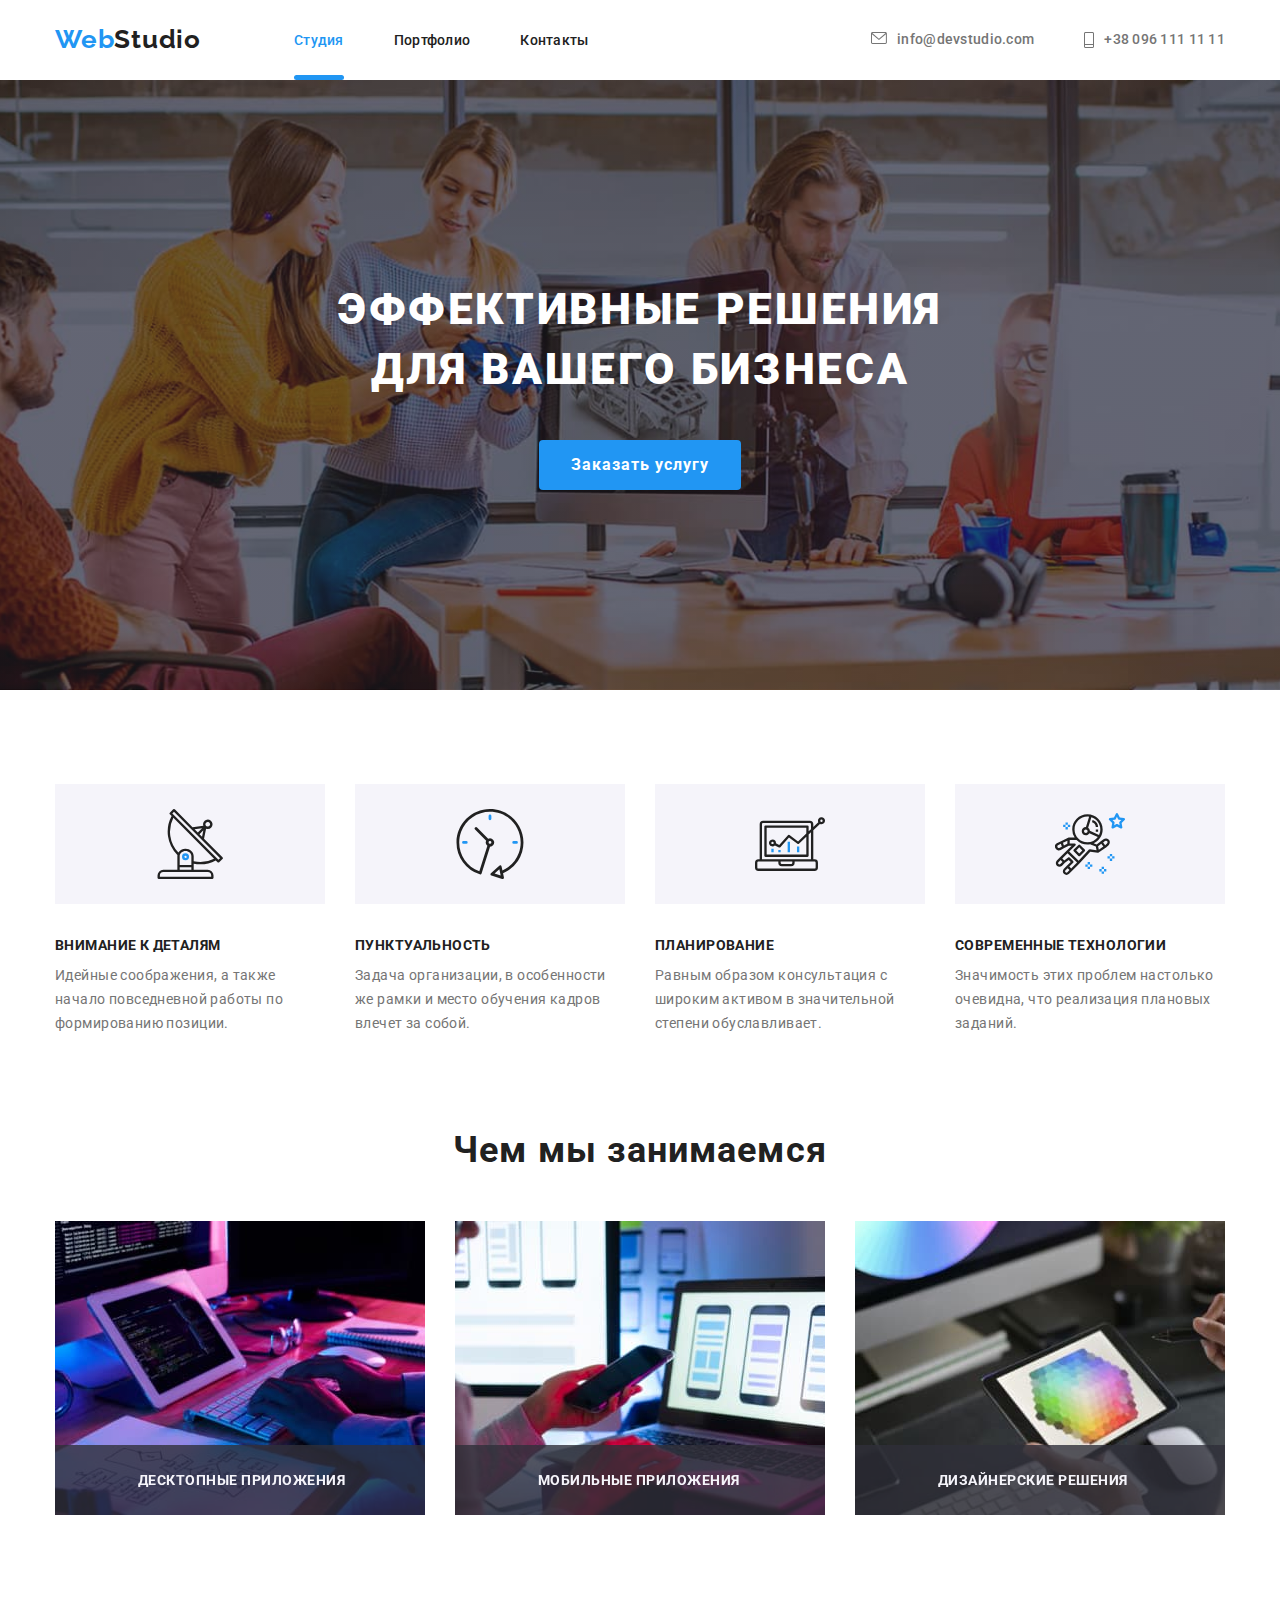
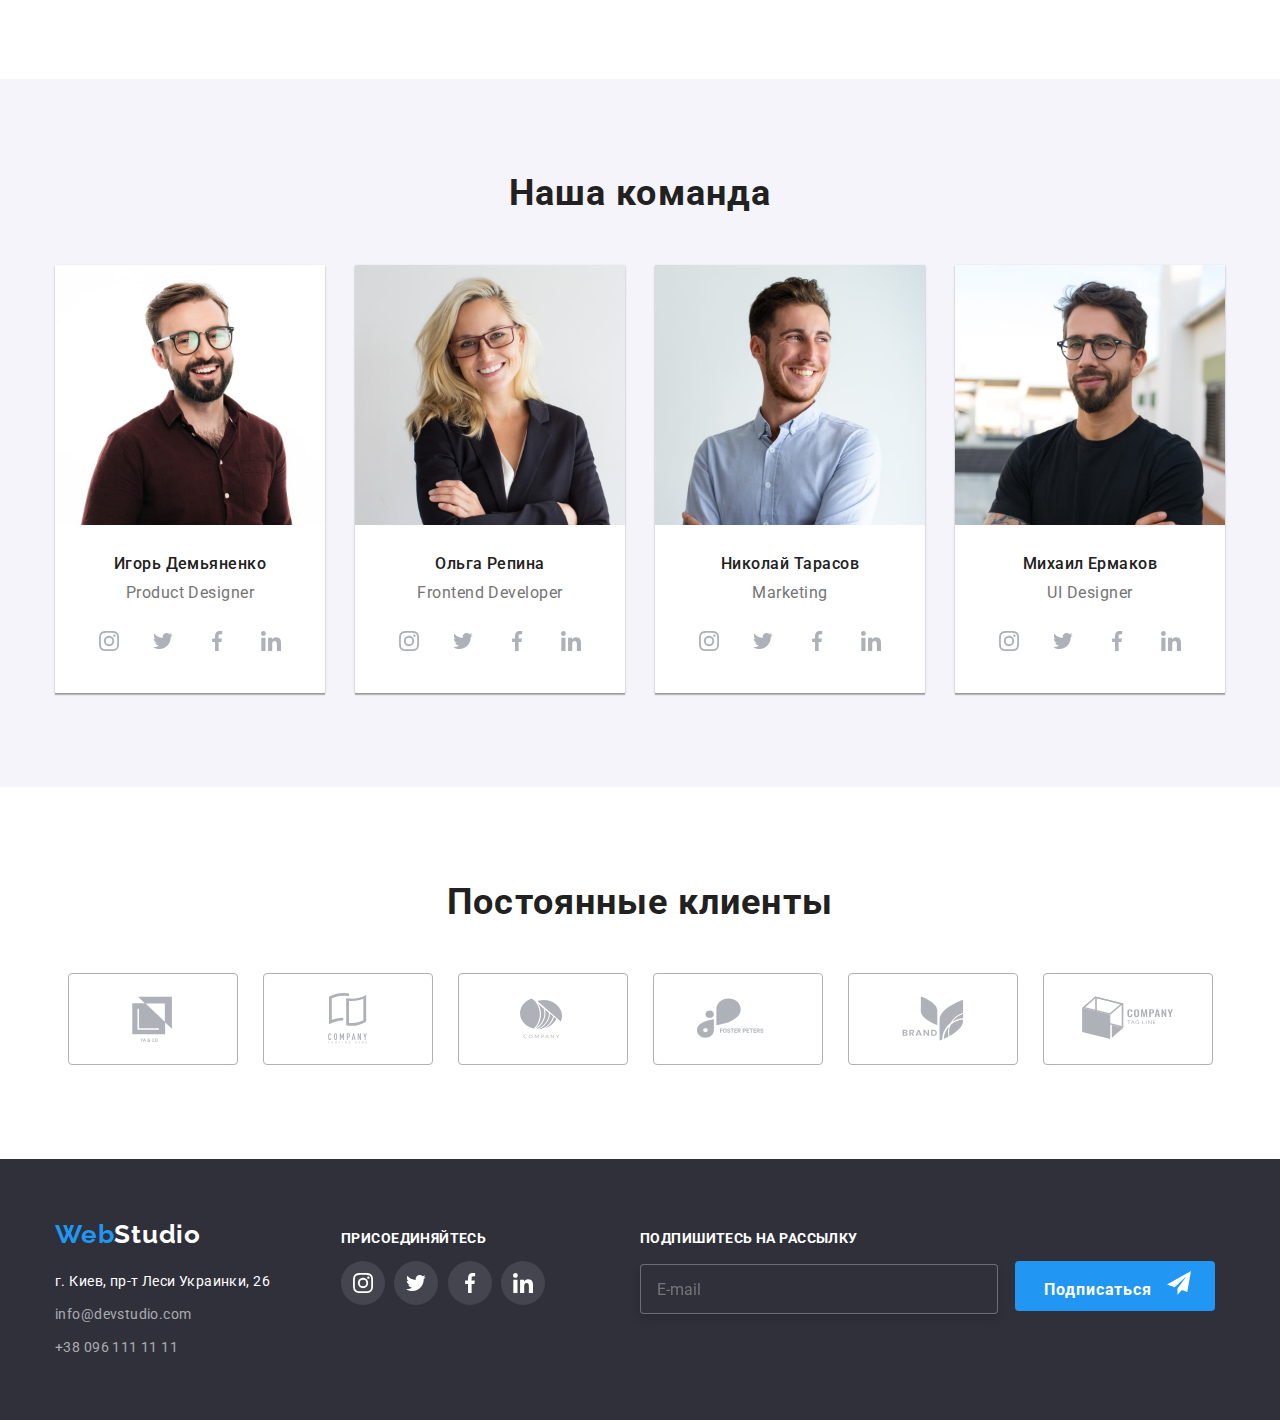
<file: index.html>
<!DOCTYPE html>
<html lang="ru">
<head>
  <meta charset="UTF-8">
  <meta http-equiv="X-UA-Compatible" content="IE=edge">
  <meta name="viewport" content="width=device-width, initial-scale=1.0">
  <link rel="stylesheet" href="https://fonts.googleapis.com/css2?family=Raleway:wght@700&family=Roboto:wght@400;500;700;900&display=swap"> 
  <link rel="stylesheet" href="https://cdnjs.cloudflare.com/ajax/libs/modern-normalize/1.1.0/modern-normalize.min.css">
  <link  rel="stylesheet" href="./css/style.css">
  <title>Document</title>
</head>
 
  <body >
   <header class="header-nav container" >
    
     <nav class="main-nav">
      <!-- <div class="container"> -->
   
      <a href="/" class="link-studio"> <span class="logoone">Web</span><span class="logoand">Studio</span></a>
    
      <ul class="stpoco">
        <li><a href="./index.html"class="link boxin current">Студия</a></li>
        <li><a href="./portfolio.html" class="link boxin  " >Портфолио</a></li>
        <li><a href="" class="link">Контакты</a></li>
      </ul>
    </nav>
      <ul class="contact">
        <li class="linka "><a href="mailto:info@devstudio.com " class="link tel-a-link" >
          
          
            <svg class="tel-svg">

              <use href="images/symbol-defs.svg#icon-mail"></use>

            </svg>

          
          
          info@devstudio.com</a></li>
        <li class="linka"><a href="tel:+380961111111" class="link" >
          
          
            <svg class="phone-svg">
          
              <use href="images/symbol-defs.svg#icon-phone"></use>
          
            </svg>
          
          
          
          
          
          +38 096 111 11 11</a></li>
      </ul>
    <!-- </div> -->
  
    
   
  </header>


<!--Шапка-->


<section class="solutions"  >
  
  
 <h1 class="solution-business">
  Эффективные решения для вашего бизнеса
</h1>
<button data-modal-open type="button" class="ordservis">Заказать услугу</button>





<div class="backdrop is-hidden" data-modal>
<div class="modal">






  <form class="formfild" >

    <div class="form-grup">
    <p class="modform">Оставьте свои данные, мы вам перезвоним</p>
    </div>

<div class="form-grup">

<label class="text-label" for="name">Имя</label>

<div class="mail-div">

<input  type="text" class="testone" name="name" id="name" placeholder=" " >


<svg class="fon">
  <use href="./images/symbolblmn.svg#icon-blackmannew"></use>
</svg>
</div>



</div>

<div class="form-grup">
<label for="tel">Телефон</label>
<div class="mail-div">
<input type="tel" class="testone" name="tel" id="tel" placeholder=" ">

<svg class="fon">
  <use href="./images/symbol-newt.svg#icon-telefon"></use>
</svg>
</div>
</div>


<div class="form-grup">
<label for="name">Почта</label>
<div class="mail-div">
<input type="email" class="testone" name="mail" id="mail" placeholder=" ">

<svg class="fon">
  <use href="./images/symbol-newt.svg#icon-mail"></use>
</svg>
</div>
</div>

<div class="form-grup">
<label for="comment">Комментарий</label> 


<textarea name="comment" id="comment" cols="50" rows="7" 
placeholder="Введите текст"
></textarea>
</div>


<label class="gemor">
<input class="kvadrat" type="checkbox">
<span class="chekblue"></span>
<span class="sogltex">Соглашаюсь с рассылкой и принимаю <a href=""class="yslovi">Условия договора</a></span>

</label>









<button type="submit" class="but-send">Отправить</button>


  </form>



<button data-modal-close class="closebat">
  <svg class="closesvg">
    <use href="./images/symbol-closes.svg#icon-vector"></use>
  </svg>
</button>


</div>
</div>
</section>



   
  
     <!--Не должен отображатся заголовок Особенностиh2> -->
     <section class="box-section">
    
     <div class="container">
     <ul class="vlastivosti">
     <li class="groop-pec">
      
         <svg class="icomfive">
            <use href="./images/symbol-defs.svg#icon-tvfours"> </use>
         </svg>
       
      <h3 class="good-job">Внимание к деталям</h3>
      <p class="exersise">Идейные соображения, а также начало повседневной работы по формированию позиции.</p>
    </li>
    <li class="groop-pec">

          <svg class="icomfive">
              <use href="./images/symbol-defs.svg#icon-clockfours"> </use>
          </svg>

      <h3 class="good-job">Пунктуальность</h3>
      <p class="exersise">Задача организации, в особенности же рамки и место обучения кадров влечет за собой.</p>
    </li>
    <li class="groop-pec">

          <svg class="icomfive">
            <use href="./images/symbol-defs.svg#icon-diagramfours"> </use>
          </svg>


      <h3 class="good-job">Планирование</h3>
      <p class="exersise">Равным образом консультация с широким активом в значительной степени обуславливает.</p>
    </li>
    <li class="groop-pec">

       
        <svg class="icomfive">
          <use href="./images/symbol-defs.svg#icon-astronautfours"> </use>
        </svg>


      <h3 class="good-job">Современные технологии</h3>
      <p class="exersise">Значимость этих проблем настолько очевидна, что реализация плановых заданий.</p>
    </li>
    </ul>
   </div> 
   </section>

<!--Секция Чем мы занимаемся-->

<section class="doing">
    <div class="container">
  <h2 class="what-we-are-doing">Чем мы занимаемся</h2>
    <ul class="doing-foto">
      <div class="threefoto">
       <li><img src="./images/whatwearedoing/print.jpg" alt="print" width="370"></li>
      
      
      
       <div class="adigeja">
          <p class="chaildplas">Десктопные приложения</p>
      </div>



       </div>
      <div class="threefoto">
        <li><img src="./images/whatwearedoing/call.jpg" alt="call" width="370"></li>
          <div class="adigeja">
            <p class="chaildplas">Мобильные приложения</p>
          </div>
      </div>
      <div class="threefoto">
        <li><img src="./images/whatwearedoing/staring.jpg" alt="staring" width="370"></li>
        <div class="adigeja">
          <p class="chaildplas">Дизайнерские решения</p>
        </div>
      </div>
    </ul>
    </div>
  </section>


<!--Наша команда-->


<section class="our-team">
<div class="container">
<h2 class="what-we-are-doing" >Наша команда</h2>
  <ul class="together-team">
    
      <li class="portfol">
        <div class="foto-ouer-team">
          <img src="./images/ourteam/glassesman.jpg" class="foto-port" alt="glasse sman" width="270"/>
        </div>
        <div class="divtext">
          <h3 class="name">Игорь Демьяненко</h3>
          <p class="prof">Product Designer</p>

        



          <ul class="icomcparens">
              <li class="icomclas">
                <a href="" class="icoma">
                  <svg class="icomhover">
                    <use href="./images/symbol-defs.svg#icon-instagfirst" class="instag"></use>
                  </svg>
                  </a>
              </li>




              <li class="icomclas">
                <a href="" class="icoma">
                <svg class="icomhover">
                  <use href="./images/symbol-defs.svg#icon-sova"></use>
                </svg>
                </a>
              </li>




                <li class="icomclas">
                  <a href="" class="icoma">
                  <svg class="icomhover">
                    <use href="./images/symbol-defs.svg#icon-facebook"></use>
                  </svg>
                  </a>
                </li>




                <li class="icomclas">
                  <a href="" class="icoma">
                  <svg class="icomhover">
                    <use href="./images/symbol-defs.svg#icon-linkedin"></use>
                  </svg>
                  </a>
                </li>


         </ul>
        </div>

      </li>
   
   
      <li class="portfol">
       <div class="foto-ouer-team">
        <img src="./images/ourteam/glassesgirl.jpg" class="foto-port"  alt="glasses girl" width="270"/>
      </div>
      <div class="divtext">
        <h3 class="name">Ольга Репина</h3>
        <p class="prof">Frontend Developer</p>




    <ul class="icomcparens">
      <li class="icomclas">
        <a href="" class="icoma">
          <svg class="icomhover">
            <use href="./images/symbol-defs.svg#icon-instagfirst" class="instag"></use>
          </svg>
        </a>
      </li>
    
    
    
    
      <li class="icomclas">
        <a href="" class="icoma">
          <svg class="icomhover">
            <use href="./images/symbol-defs.svg#icon-sova"></use>
          </svg>
        </a>
      </li>
    
    
    
    
      <li class="icomclas">
        <a href="" class="icoma">
          <svg class="icomhover">
            <use href="./images/symbol-defs.svg#icon-facebook"></use>
          </svg>
        </a>
      </li>
    
    
    
    
      <li class="icomclas">
        <a href="" class="icoma">
          <svg class="icomhover">
            <use href="./images/symbol-defs.svg#icon-linkedin"></use>
          </svg>
        </a>
      </li>
    
    
    </ul>





    </div>
      </li>
  
  
      <li class="portfol">
        <div class="foto-ouer-team">
          <img src="./images/ourteam/whiteshirt.jpg" class="foto-port"  alt="white shirt" width="270"/>
        </div>
        <div class="divtext">
          <h3 class="name">Николай Тарасов</h3>
          <p class="prof">Marketing</p>
          <ul class="icomcparens">
            <li class="icomclas">
              <a href="" class="icoma">
                <svg class="icomhover">
                  <use href="./images/symbol-defs.svg#icon-instagfirst" class="instag"></use>
                </svg>
              </a>
            </li>
          
          
          
          
            <li class="icomclas">
              <a href="" class="icoma">
                <svg class="icomhover">
                  <use href="./images/symbol-defs.svg#icon-sova"></use>
                </svg>
              </a>
            </li>
          
          
          
          
            <li class="icomclas">
              <a href="" class="icoma">
                <svg class="icomhover">
                  <use href="./images/symbol-defs.svg#icon-facebook"></use>
                </svg>
              </a>
            </li>
          
          
          
          
            <li class="icomclas">
              <a href="" class="icoma">
                <svg class="icomhover">
                  <use href="./images/symbol-defs.svg#icon-linkedin"></use>
                </svg>
              </a>
            </li>
          
          
          </ul>
        </div>
      </li>
  
   
      <li class="portfol">
         <div class="foto-ouer-team">
           <img src="./images/ourteam/blackt-shirt.jpg" class="foto-port"  alt="black t-shirt" width="270"/>
         </div>
         <div class="divtext">
           <h3 class="name">Михаил Ермаков</h3>
           <p class="prof">UI Designer</p>
          <ul class="icomcparens">
            <li class="icomclas">
              <a class="icoma">
                <svg class="icomhover">
                  <use href="./images/symbol-defs.svg#icon-instagfirst" class="instag"></use>
                </svg>
              </a>
            </li>
          
          
          
          
            <li class="icomclas">
              <a href="" class="icoma">
                <svg class="icomhover">
                  <use href="./images/symbol-defs.svg#icon-sova"></use>
                </svg>
              </a>
            </li>
          
          
          
          
            <li class="icomclas">
              <a href="" class="icoma">
                <svg class="icomhover">
                  <use href="./images/symbol-defs.svg#icon-facebook"></use>
                </svg>
              </a>
            </li>
          
          
          
          
            <li class="icomclas">
              <a href="" class="icoma">
                <svg class="icomhover">
                  <use href="./images/symbol-defs.svg#icon-linkedin"></use>
                </svg>
              </a>
            </li>
          
          
          </ul>
          </div>
      </li>
  
  </ul>
</div>
</section>


<!-----------Постоянные клиенты--------------------->



<section class="section-klient ">
  <div class="container">
  <div>
    <span class="klienti">Постоянные клиенты</span>
 </div>


<ul class="incomklient-ul">
  <li class="inkomklien-li">
    <a href="" class="inckli-a">
      <svg class="incom-svg">
        <use href="./images/symbol-defs.svg#icon-logoone" class="inconkl-use"></use>
      </svg>
    </a>
  </li>




  <li class="inkomklien-li">
    <a href="" class="inckli-a">
      <svg class="incom-svg">
        <use href="./images/symbol-defs.svg#icon-logotwo" class="inconkl-use"></use>
      </svg>
    </a>
  </li>



  
    <li class="inkomklien-li">
      <a href="" class="inckli-a">
        <svg class="incom-svg">
          <use href="./images/symbol-defs.svg#icon-logothree" class="inconkl-use"></use>
        </svg>
      </a>
    </li>




    
      <li class="inkomklien-li">
        <a href="" class="inckli-a">
          <svg class="incom-svg">
            <use href="./images/symbol-defs.svg#icon-logofourth" class="inconkl-use"></use>
          </svg>
        </a>
      </li>



      
        <li class="inkomklien-li">
          <a href="" class="inckli-a">
            <svg class="incom-svg">
              <use href="./images/symbol-defs.svg#icon-logofefth" class="inconkl-use"></use>
            </svg>
          </a>
        </li>



        
          <li class="inkomklien-li">
            <a href="" class="inckli-a">
              <svg class="incom-svg">
                <use href="./images/symbol-defs.svg#icon-logosix" class="inconkl-last"></use>
              </svg>
            </a>
          </li>

</ul>









</div>
</section>


  <!--Подвал-->


      
        
        <footer class="fut-box">  
        <div class="container fut-container">
        <div>

        <a href="/" class="foot-link"> <span class="foot-logo">Web</span><span class="foot-logoand">Studio</span></a>
        <address class="foot-address"> г. Киев, пр-т Леси Украинки, 26 </address>
        <ul class="foot-mail-tel">
        <li class="foot-mail">
        <a href="mailto:info@devstudio.com" class="foot-mail-com">info@devstudio.com</a>
        </li>
        <li>
        <a href="tel:+380961111111" class="foot-tel-com">+38 096 111 11 11</a>
        </li>
       </ul>

        </div>

       

     <!----------------Новый блок----------------->
        
         <div class="blok-connect">

         <span class="connekt"> присоединяйтесь </span>

       
         <ul class="icon-fut-ul">
             <li class="icon-fut-li">
             <a href="" class="icon-fut-a">
               <svg class="icon-fut">
                  <use href="images/symbol-defs.svg#icon-instagfirst"> </use>
                </svg>
             </a>
             </li>


              <li class="icon-fut-li">
                <a href="" class="icon-fut-a">
                  <svg class="icon-fut">
                    <use href="images/symbol-defs.svg#icon-sova"> </use>
                  </svg>
                </a>
              </li>


              <li class="icon-fut-li">
                <a href="" class="icon-fut-a">
                  <svg class="icon-fut">
                    <use href="images/symbol-defs.svg#icon-facebook"> </use>
                  </svg>
                </a>
              </li>


              <li class="icon-fut-li">
                <a href="" class="icon-fut-a">
                  <svg class="icon-fut">
                    <use href="images/symbol-defs.svg#icon-linkedin"> </use>
                  </svg>
                </a>
              </li>

             </ul>
        </div>
        
      


        <div class="blok-futcon">

       <span class="connekt">Подпишитесь на рассылку</span>
       <div>
      
        <input type="email" class="futimp" name="mail" id="mail" placeholder="E-mail">

         
        <button type="submit" class="but-futsend">Подписаться
          <svg class="svg-flight">
          
            <use href="./images/symbol-desam.svg#icon-samolet"></use>
          
          </svg>
        </button>
      


       </div>









        </div>



        </div>
        </footer>
  <script src="./js/modal.js"></script>
  </body>
      </body>
  </html>
</file>
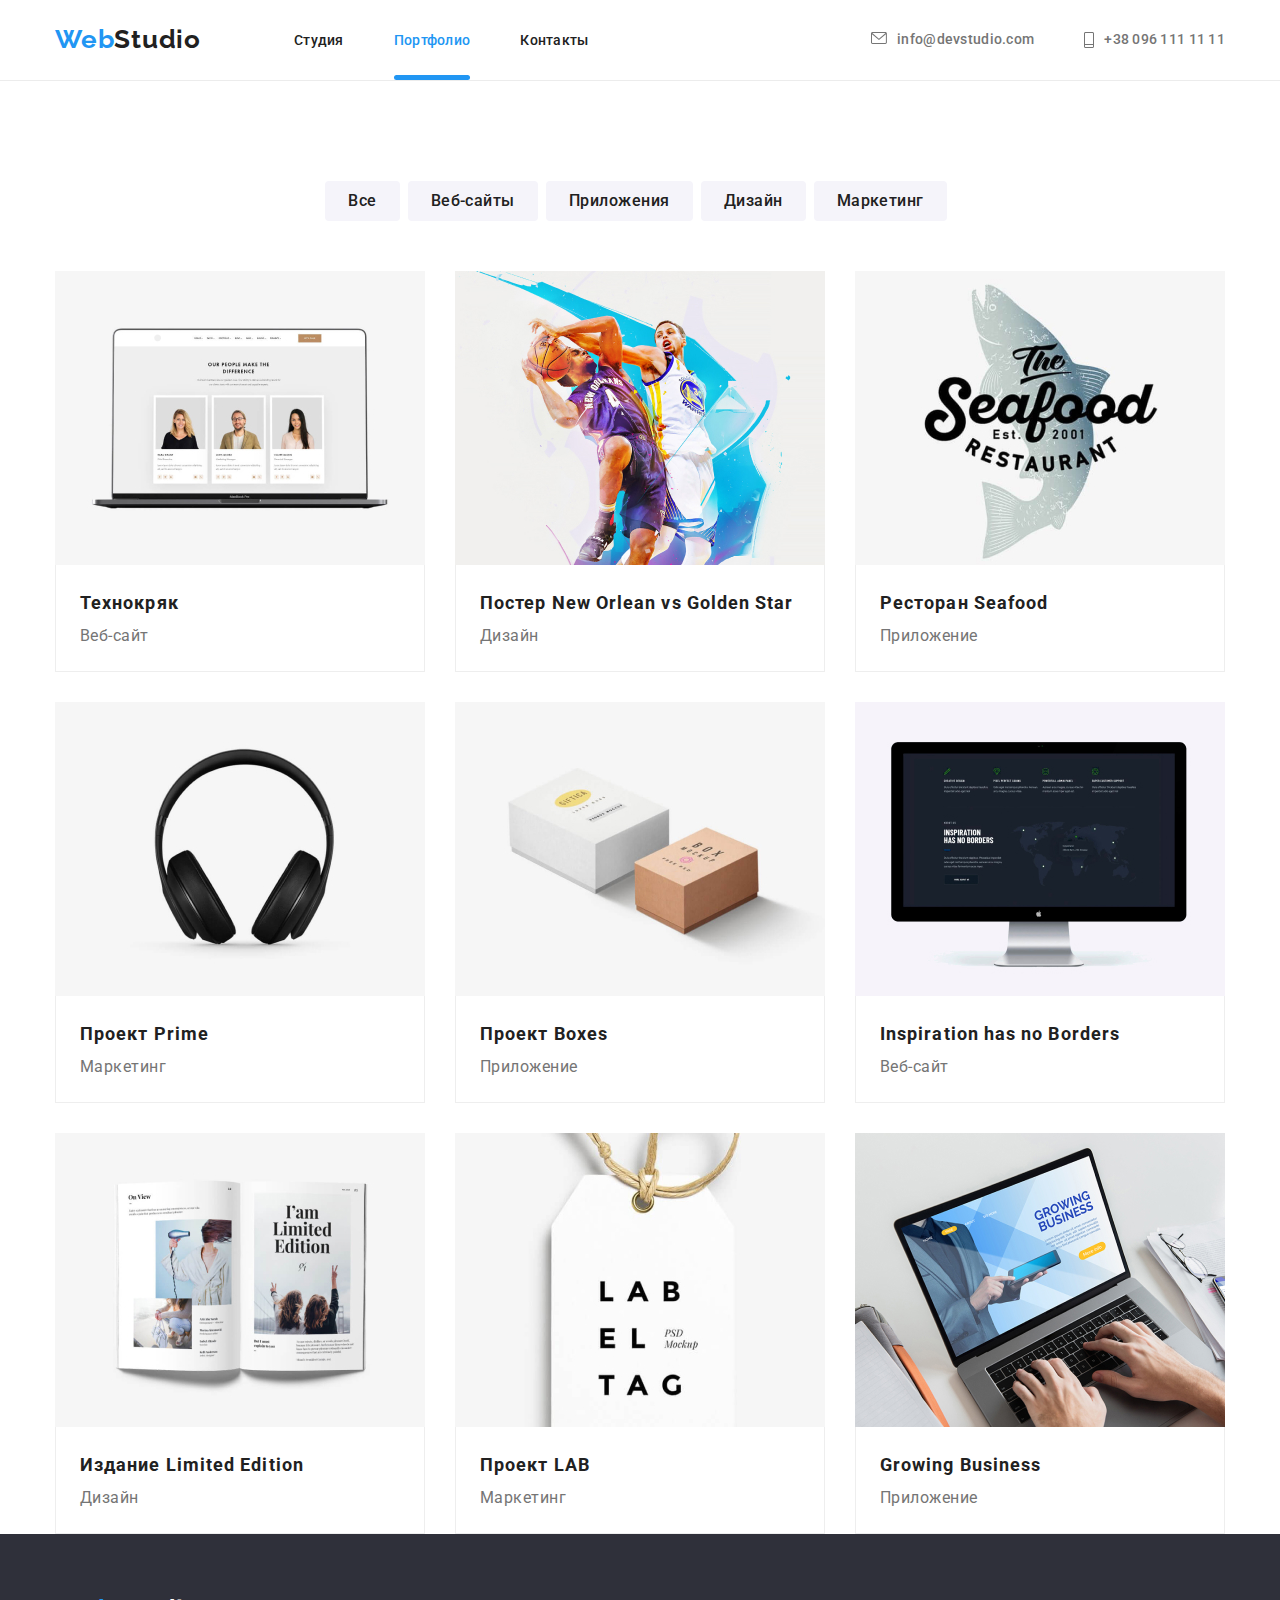
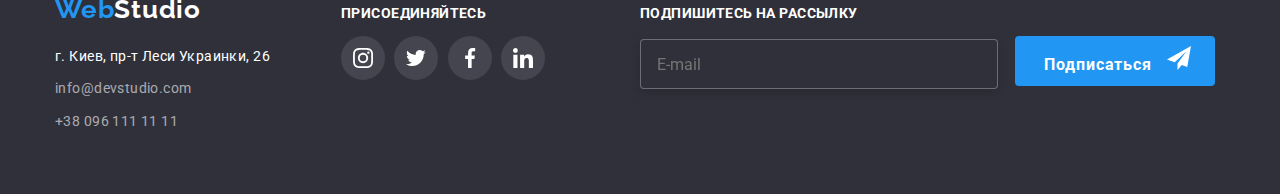
<file: portfolio.html>
<!DOCTYPE html>
<html lang="ru">
<head>
    <meta charset="UTF-8">
    <meta http-equiv="X-UA-Compatible" content="IE=edge">
    <meta name="viewport" content="width=device-width, initial-scale=1.0">
    <link rel="stylesheet" href="https://fonts.googleapis.com/css2?family=Raleway:wght@700&family=Roboto:wght@400;500;700;900&display=swap">
    <link rel="stylesheet" href="https://cdnjs.cloudflare.com/ajax/libs/modern-normalize/1.1.0/modern-normalize.min.css">
    <link rel="stylesheet" href="./css/style.css">
    <title>Document</title>
</head>
<body>

    <!------------------------------Шапка---------------------->

    <header class="header-nav container">
    
      <nav class="main-nav">
        <!-- <div class="container"> -->
    
        <a href="/" class="link-studio"> <span class="logoone">Web</span><span class="logoand">Studio</span></a>
    
        <ul class="stpoco">
          <li><a href="./index.html" class="link boxin ">Студия</a></li>
          <li><a href="./portfolio.html" class="link boxin current ">Портфолио</a></li>
          <li><a href="" class="link">Контакты</a></li>
        </ul>
      </nav>
      <ul class="contact">
        <li class="linka "><a href="mailto:info@devstudio.com " class="link tel-a-link">
    
    
            <svg class="tel-svg">
    
              <use href="images/symbol-defs.svg#icon-mail"></use>
    
            </svg>
    
    
    
            info@devstudio.com</a></li>
        <li class="linka"><a href="tel:+380961111111" class="link">
    
    
            <svg class="phone-svg">
    
              <use href="images/symbol-defs.svg#icon-phone"></use>
    
            </svg>
    
    
    
    
    
            +38 096 111 11 11</a></li>
      </ul>
      <!-- </div> -->
    
    
    
    </header>

      <!---------------Основная секция с фото-------------------->

      <!-- <main> -->
        <section class="section-but">
      <!-- <section class="our-work"> -->
        <!-- <div class="container"> -->
          <!-- Скрытый заголовок Наши Работы h1 -->
          <!-- <h1 class="our-work-done">Наши Работы</h1> -->
          <div class="container">
            <ul class="button-tipe">
              <li class="butli"><button type="button" class="but">Все</button></li>
              <li class="butli"><button type="button" class="but">Веб-сайты</button></li>
              <li class="butli"><button type="button" class="but">Приложения</button></li>
              <li class="butli"><button type="button" class="but">Дизайн</button></li>
              <li class="butli"><button type="button" class="but mar">Маркетинг</button></li>
            </ul>
          </div>
         
        </section>
<!-----------Блок сфото------------------------------->

           
            <div class="container">
            <ul class="all-inf-teh">
                
                 <li class="all-inf-teh-li">
                   <a href="" class="all-info">
                      <div class="contfoto">
                        
                        <img src="./images/portfolio/peoplethree.jpg" class="foto-a" alt="peoplethree" width="370">
                       <div class="overlay">
                         <p class="textloren">
                           Технокряк это современная площадка распространения коронавируса. Компании используют эту платформу для цифрового
                        шпионажа и атак на защищённые сервера конкурентов.</p>
                       </div>
                      </div>      
                       <div class="contentdiv">
                         <h2 class="know-how">Технокряк</h2>
                         <p class="instrument-veb">Веб-сайт</p>
                      </div>
                   </a>
                 </li>
               
               
                <li class="all-inf-teh-li">
                    <a href="" class="all-info">
                      <div class="contfoto">
                        <img src="./images/portfolio/basketball.jpg" class="foto-a" alt="basketball" width="370">
                       <div class="overlay">
                        <p class="textloren" >Технокряк это современная площадка распространения коронавируса. Компании используют эту платформу для цифрового
                        шпионажа и атак на защищённые сервера конкурентов.</p>
                    </div>
                      
                      </div>
                        <div class="contentdiv">
                          <h2 class="know-how">Постер New Orlean vs Golden Star</h2>
                          <p class="instrument-veb" >Дизайн</p>
                       </div>
                    </a>
                </li>
              
               
                <li class="all-inf-teh-li">
                    <a href="" class="all-info">
                      <div class="contfoto">
                        <img src="./images/portfolio/seafood.jpg" class="foto-a" alt="seafood" width="370">
                        <div class="overlay">
                          <p class="textloren">Технокряк это современная площадка распространения коронавируса. Компании используют эту платформу для цифрового
                          шпионажа и атак на защищённые сервера конкурентов.</p>
                        </div>
                      </div>
                        <div class="contentdiv">
                          <h2 class="know-how">Ресторан Seafood</h2>
                          <p class="instrument-veb">Приложение</p>
                        </div>
                    </a>
                </li>
                
               
                <li class="all-inf-teh-li">
                    <a href="" class="all-info">
                      <div class="contfoto">
                        <img src="./images/portfolio/headphones.jpg" class="foto-a" alt="headphones" width="370">
                     <div class="overlay">
                      <p class="textloren">Технокряк это современная площадка распространения коронавируса. Компании используют эту платформу для цифрового
                      шпионажа и атак на защищённые сервера конкурентов.</p>
                    </div>
                      </div>
                        <div class="contentdiv">
                          <h2 class="know-how">Проект Prime</h2>
                          <p class="instrument-veb">Маркетинг</p>
                      </div>
                    </a>
                </li>
              
              
               <li class="all-inf-teh-li">
                 <a href="" class="all-info">
                  <div class="contfoto">
                    <img src="./images/portfolio/boxes.jpg" class="foto-a" alt="boxes" width="370">
                <div class="overlay">
                  <p class="textloren">Технокряк это современная площадка распространения коронавируса. Компании используют эту платформу для цифрового
                  шпионажа и атак на защищённые сервера конкурентов.</p>
                </div>
                  </div>
                    <div class="contentdiv">
                      <h2 class="know-how">Проект Boxes</h2>
                      <p class="instrument-veb">Приложение</p>
                  </div>
                  </a>
                </li>
              
               
               <li class="all-inf-teh-li">
                <a href="" class="all-info">
                  <div class="contfoto">
                    <img src="./images/portfolio/screen.jpg" class="foto-a" alt="screen" width="370">
                  <div class="overlay">
                    <p class="textloren">Технокряк это современная площадка распространения коронавируса. Компании используют эту платформу для цифрового
                    шпионажа и атак на защищённые сервера конкурентов.</p>
                  </div>
                  </div>
                    <div class="contentdiv">
                      <h2 class="know-how">Inspiration has no Borders</h2>
                      <p class="instrument-veb">Веб-сайт</p>
                  </div>
                </a>
               </li>
             
               
                <li class="all-inf-teh-li">
                <a href="" class="all-info">
                  <div class="contfoto">
                    <img src="./images/portfolio/magazine.jpg" class="foto-a" alt="magazine" width="370">
                  <div class="overlay">
                    <p class="textloren">Технокряк это современная площадка распространения коронавируса. Компании используют эту платформу для цифрового
                    шпионажа и атак на защищённые сервера конкурентов.</p>
                  </div>
                  </div>
                    <div class="contentdiv">
                      <h2 class="know-how">Издание Limited Edition</h2>
                      <p class="instrument-veb">Дизайн</p>
                  </div>
                </a>
               </li>
               
               
               <li class="all-inf-teh-li">
                <a href="" class="all-info">
                  <div class="contfoto">
                    <img src="./images/portfolio/lable.jpg" class="foto-a" alt="lable" width="370">
                <div class="overlay">
                  <p class="textloren">Технокряк это современная площадка распространения коронавируса. Компании используют эту платформу для цифрового
                  шпионажа и атак на защищённые сервера конкурентов.</p>
                </div>
                  </div>
                    <div class="contentdiv">
                      <h2 class="know-how">Проект LAB</h2>
                      <p class="instrument-veb">Маркетинг</p>
                  </div>
                </a>
                </li>
              
             
              <li class="all-inf-teh-li">
                <a href="" class="all-info">
                  <div class="contfoto">
                    <img src="./images/portfolio/laptop.jpg" class="foto-a" alt="laptop" width="370">
                <div class="overlay">
                  <p class="textloren">Технокряк это современная площадка распространения коронавируса. Компании используют эту платформу для цифрового
                  шпионажа и атак на защищённые сервера конкурентов.</p>
                </div>
                  </div>
                    <div class="contentdiv">
                      <h2 class="know-how">Growing Business</h2>
                      <p class="instrument-veb">Приложение</p>
                    </div>
                 </a>
              </li>
            </ul>
          </div>
      </section>
          <!-----------Футер Бох------------------------>


          <footer class="fut-box">
            <div class="container fut-container">
              <div>
          
                <a href="/" class="foot-link"> <span class="foot-logo">Web</span><span class="foot-logoand">Studio</span></a>
                <address class="foot-address"> г. Киев, пр-т Леси Украинки, 26 </address>
                <ul class="foot-mail-tel">
                  <li class="foot-mail">
                    <a href="mailto:info@devstudio.com" class="foot-mail-com">info@devstudio.com</a>
                  </li>
                  <li>
                    <a href="tel:+380961111111" class="foot-tel-com">+38 096 111 11 11</a>
                  </li>
                </ul>
          
              </div>
          
          
          
              <!----------------Новый блок----------------->
          
              <div class="blok-connect">
          
                <span class="connekt"> присоединяйтесь </span>
          
          
                <ul class="icon-fut-ul">
                  <li class="icon-fut-li">
                    <a href="" class="icon-fut-a">
                      <svg class="icon-fut">
                        <use href="images/symbol-defs.svg#icon-instagfirst"> </use>
                      </svg>
                    </a>
                  </li>
          
          
                  <li class="icon-fut-li">
                    <a href="" class="icon-fut-a">
                      <svg class="icon-fut">
                        <use href="images/symbol-defs.svg#icon-sova"> </use>
                      </svg>
                    </a>
                  </li>
          
          
                  <li class="icon-fut-li">
                    <a href="" class="icon-fut-a">
                      <svg class="icon-fut">
                        <use href="images/symbol-defs.svg#icon-facebook"> </use>
                      </svg>
                    </a>
                  </li>
          
          
                  <li class="icon-fut-li">
                    <a href="" class="icon-fut-a">
                      <svg class="icon-fut">
                        <use href="images/symbol-defs.svg#icon-linkedin"> </use>
                      </svg>
                    </a>
                  </li>
          
                </ul>
              </div>
          
          
          
          
              <div class="blok-futcon">
          
                <span class="connekt">Подпишитесь на рассылку</span>
                <div>
          
                  <input type="email" class="futimp" name="mail" id="mail" placeholder="E-mail">
          
          
                  <button type="submit" class="but-futsend">Подписаться
                    <svg class="svg-flight">
          
                      <use href="/images/symbol-desam.svg#icon-samolet"></use>
          
                    </svg>
                  </button>
          
          
          
                </div>
          
          
          
          
          
          
          
          
          
              </div>
          
          
          
            </div>
          </footer>
        <!-- </div> -->
    
        <!-- </section> -->
      </section>    
    </main>
</body>

</html>
</file>
<file: css/style.css>
/* -----------разметка boby----------*/

h1,
h2,
h3,
h4,
p,
ul {
  margin: 0px;
  padding: 0px;
}

body {
  margin: 0;
  color: #757575;
  font-family: Roboto, sans-serif;
  background-color: white;
  letter-spacing: 0.03em;
}
/* -----------разметка boby and----------*/
:root {
  --main-bg-color: #ffffff;
  --dg-sacond-color: #2f303a;
  --text-main-color: #757575;
  --hov-foc-color: #2196f3;
  --hov-foc-exclusiv: #188ce8;
  --text-dec-black: #212121;
  --text-rgb-a: rgba(255, 255, 255, 0.6);
  --text-bg-dop: #f5f4fa;
}
.container {
  width: 1200px;
  outline: 1px solid transparent;
  margin: 0 auto;
  padding-left: 15px;
  padding-right: 15px;
}
/*------------разметка nav----------*/

.header-nav {
  background-color: var(--main-bg-color);
  display: flex;
  margin-left: 0 auto;
  align-items: center;
}
.had {
  display: flex;
}
.main-nav {
  color: var(--text-dec-black);
  display: flex;
  align-items: center;
  margin-right: 0px;
}

.link-studio {
  font-family: Raleway;
  font-weight: 700;
  font-size: 26px;
  line-height: 1.19;
  letter-spacing: 0.03em;
  padding-top: 24px;
  padding-bottom: 25px;
  text-decoration: none;
  color: var(--text-dec-black);
}

.logoone {
  color: var(--hov-foc-color);
  font-family: Raleway;
  font-weight: 700;
  font-size: 26px;
  line-height: 1.192;
  letter-spacing: 0.03em;
}

.logoand {
  font-family: Raleway;
  font-weight: 700;
  font-size: 26px;
  line-height: 1.192;
  letter-spacing: 0.03em;
  transition: color 250ms cubic-bezier(0.4, 0, 0.2, 1);
  transition-property: var(--hov-foc-color);
}
.logoand:hover {
  color: var(--hov-foc-color);
}
.logo > span {
  color: var(--hov-foc-color);
  font-family: Raleway;
  font-weight: 700;
  font-size: 26px;
  line-height: 1.92;
  letter-spacing: 0.03em;
}
.stpoco {
  color: var(--text-dec-black);
  list-style: none;
  display: flex;
  margin-left: 93px;
}

.boxin {
  margin-right: 50px;
  position: relative;
}
.stpoco .current::after {
  content: "";
  display: inline;
  width: 100%;
  height: 5px;
  background-color: var(--hov-foc-color);
  position: absolute;
  left: 0;
  bottom: 0;
  border-radius: 4px;
}
.stpoco .current {
  color: var(--hov-foc-color);
}

.link {
  color: var(--text-dec-black);
  text-decoration: none;
  letter-spacing: 0.02em;
  font-size: 14px;
  padding-top: 32px;
  padding-bottom: 32px;
  font-weight: 500;
  transition: 250ms cubic-bezier(0.4, 0, 0.2, 1);
}
/* .link:hover {
  color: pink;
} */

.contact {
  list-style: none;
  font-size: 14px;
  line-height: 1.14;
  display: flex;
  margin-left: auto;
  align-items: center;
}
.contact .link {
  color: var(--text-main-color);
  text-decoration: none;
  list-style: none;
  display: inline-flex;
  fill: var(--text-main-color);
}
.contact .linka {
  margin-right: 50px;
  font-size: 14px;
  align-items: center;
  display: flex;
  font-weight: 500;
  letter-spacing: 0.02em;
}
.linka:last-child {
  margin-right: 0px;
}
.link:hover,
.link:focus {
  color: #2196f3;
  fill: var(--hov-foc-color);
}
.marlin {
  margin-right: 50px;
}
.linka:hover,
.linka:focus {
  fill: #2196f3;
}
.tel-befor {
  width: 100%;
  height: 100%;
  margin-right: 10px;
  fill: #757575;
}
.tel-befor:hover {
  fill: var(--hov-foc-color);
}
.tel-svg {
  width: 16px;
  height: 12px;
  margin-right: 10px;
}
.phone-a {
  margin-right: 10px;
  fill: var(--text-main-color);
}
.phone-a:hover,
.phone-a:focus {
  fill: #2196f3;
}
.phone-svg {
  width: 10px;
  height: 16px;
  margin-right: 10px;
}
/*------------разметка nav and----------*/

/*------------разметка solutions----------*/
.solutions {
  background-color: var(--dg-sacond-color);
  letter-spacing: 0.06em;
  max-width: 1600px;
  padding-top: 200px;
  padding-bottom: 200px;
  text-align: center;
  margin-left: auto;
  margin-right: auto;
  background-image: linear-gradient(
      rgba(47, 48, 58, 0.4),
      rgba(47, 48, 58, 0.4)
    ),
    url(../images/Imgfotomain.jpg);

  background-color: #c4c4c4;
  background-repeat: no-repeat;
  background-size: cover;
  background-position: center;
  /* background-image: linear-gradient(#2f303a 40%); */
}

.solution-business {
  color: var(--main-bg-color);
  font-family: Roboto;
  font-weight: 900;
  font-size: 44px;
  line-height: 1.36;
  letter-spacing: 0.06em;
  margin-top: 0;
  margin-bottom: 0;
  text-align: center;
  margin: 0 auto;
  max-width: 696px;
  text-transform: uppercase;
}
.ordservis {
  color: var(--main-bg-color);
  font-family: inherit;
  font-weight: 700;
  font-size: 16px;
  line-height: 1.87;
  letter-spacing: 0.06em;
  cursor: pointer;
  background-color: var(--hov-foc-color);
  border-radius: 4px;
  padding: 10px 32px 10px 32px;
  margin-top: 40px;
  text-align: center;
  transition: color 250ms cubic-bezier(0.4, 0, 0.2, 1);
  transition-property: var(--hov-foc-color);
  border: transparent;
}
.ordservis:hover,
.ordservis:focus {
  background-color: var(--hov-foc-exclusiv);
}
.backdrop.is-hidden {
  pointer-events: none;
  opacity: 0;
}
.backdrop {
  position: fixed;
  top: 0;
  left: 0;
  width: 100%;
  height: 100%;
  border: 2px solid transparent;
  background-color: rgba(0, 0, 0, 0.2);
}
.modal {
  position: absolute;
  top: 50%;
  left: 50%;
  transform: translate(-50%, -50%);
  width: 528px;
  height: 581px;
  background-color: white;
  border: 2px solid transparent;
  transition: transform 250ms cubic-bezier(0.4, 0, 0.2, 1);
}
.closebat {
  position: absolute;
  right: 8px;
  top: 8px;
  width: 30px;
  height: 30px;
  border-radius: 50%;
  border: 1px solid rgba(0, 0, 0, 0.1);
  background-color: #ffffff;
}
.closesvg {
  width: 11px;
  height: 11px;
}
.closebat:hover {
  fill: var(--hov-foc-color);
  transition: color 250ms cubic-bezier(0.4, 0, 0.2, 1);
  transition-property: var(--hov-foc-color);
}

.formfild {
  border: 1px solid transparent;
  width: 528px;
  height: auto;
  margin-left: auto;
  margin-right: auto;
  padding: 40px;
}
.form-grup {
  border: 1px solid transparent;
  display: flex;
  flex-direction: column;
  align-items: flex-start;
  margin-bottom: 10px;
}
.form-grup:first-child {
  margin-bottom: 0px;
  position: relative;
}

.form-grup input {
  width: 448px;
  height: 40px;
  border-radius: 4px;
  background: #ffffff;
  border: 1px solid rgba(33, 33, 33, 0.2);
  box-sizing: border-box;
  padding: 0;
  padding-left: 30px;
}
.testone:hover,
.testone:focus {
  border-color: var(--hov-foc-color);
  border: 1px solid var(--hov-foc-color);
}
.form-grup input:hover,
.form-grup input:focus {
  border-color: var(--hov-foc-color);
  transition: color 250ms cubic-bezier(0.4, 0, 0.2, 1);
  transition-property: var(--hov-foc-color);
}
.form-grup input:hover + .fon,
.form-grup input:focus + .fon {
  fill: var(--hov-foc-color);
  border-color: var(--hov-foc-color);
}
input:not(:placeholder-shown),
input:not(:placeholder-shown) + .fon {
  fill: var(--hov-foc-color);
  border-color: var(--hov-foc-color);
}
textarea:not(:placeholder-shown) {
  border-color: var(--hov-foc-color);
}
.form-grup label {
  margin-bottom: 4px;
  font-size: 12px;
  color: #757575;
  line-height: 1.16;
  font-weight: 400;
  letter-spacing: 0.01em;
}
.form-grup .modform {
  font-family: Roboto;
  font-weight: bold;
  font-size: 20px;
  line-height: 23px;
  text-align: center;
  letter-spacing: 0.03em;
  color: #212121;
  margin-bottom: 12px;
}

.mail-div {
  position: relative;
  display: inline-block;
}
.fon {
  position: absolute;
  width: 15px;
  height: 12px;
  display: inline-block;
  transform: translateX(-434.5px);
  margin-top: 14px;
}
.form-grup:hover,
.form-grup:focus {
  transition: color 250ms cubic-bezier(0.4, 0, 0.2, 1);
  transition-property: var(--hov-foc-color);
}

textarea {
  border-radius: 4px;
  width: 448px;
  height: 120px;
  border: 1px solid rgba(33, 33, 33, 0.2);
  box-sizing: border-box;
  resize: none;
  padding-top: 12px;
  padding-right: 16px;
  padding-bottom: 12px;
  padding-left: 16px;
  font-size: 14px;
  line-height: 1.14;
  letter-spacing: 0.01em;
  color: rgba(117, 117, 117, 0.5);
  margin-bottom: 10px;
}
textarea:hover,
textarea:focus {
  transition: color 250ms cubic-bezier(0.4, 0, 0.2, 1);
  transition-property: var(--hov-foc-color);
  border-color: var(--hov-foc-color);
  border: 1px solid var(--hov-foc-color);
}
.form-grup ::placeholder {
  font-size: 12px;
  line-height: 1.16;
  letter-spacing: 0.01em;
  color: rgba(117, 117, 117, 0.5);
}
.gemor {
  display: flex;
}
.kvadrat {
  display: block;
  width: 16px;
  height: 15px;
  border-radius: 4px;
  border: 1px solid black;
  border-color: #212121;
  display: none;
}
.chekblue {
  display: block;
  width: 16px;
  height: 15px;
  border-radius: 4px;
  border: 2px solid #212121;
  margin-right: 9px;
  margin-left: 10px;
}
.gemor input:checked + .chekblue {
  background-image: url(../images/ichecki.svg);
  background-size: contain;
  border: 2px solid var(--hov-foc-color);
  background-color: var(--hov-foc-color);
}
.sogltex {
  font-size: 14px;
  color: #757575;
  line-height: 1.16;
  font-weight: 400;
  letter-spacing: 0.03em;
  display: bloc;
}
.yslovi {
  color: var(--hov-foc-color);
}
.but-send {
  color: var(--main-bg-color);
  font-family: inherit;
  font-weight: 700;
  font-size: 16px;
  line-height: 1.87;
  letter-spacing: 0.06em;
  cursor: pointer;
  background-color: var(--hov-foc-color);
  border-radius: 4px;
  padding: 10px 32px 10px 32px;
  width: 200px;
  height: 50px;
  text-align: center;
  transition: color 250ms cubic-bezier(0.4, 0, 0.2, 1);
  transition-property: var(--hov-foc-color);
  margin-top: 30px;
  border: transparent;
}
.but-send:hover,
.but-send:focus {
  background-color: #188ce8;
  transition: color 250ms cubic-bezier(0.4, 0, 0.2, 1);
  transition-property: var(--hov-foc-color);
}
/*------------разметка  solutions and----------*/
/*------------разметка vlastivosti----------*/
.box-section {
  padding-top: 94px;
}

.vlastivosti {
  list-style: none;
  display: flex;
}
.groop-pec:first-child {
  margin-left: 0px;
}
.icomfive {
  width: 270px;
  height: 120px;
  margin-bottom: 30px;
  background-color: #f5f4fa;
  padding-top: 25px;
  padding-bottom: 25px;
  padding-left: 100px;
  padding-right: 100px;
}
.groop-pec {
  width: calc(100% / 4);
  margin-left: 30px;
}
.good-job {
  color: var(--text-dec-black);
  font-family: Roboto;
  font-weight: 700;
  font-size: 14px;
  line-height: 1.14;
  letter-spacing: 0.03em;
  text-transform: uppercase;
  margin-bottom: 10px;
}
.exersise {
  font-weight: normal;
  font-size: 14px;
  line-height: 1.71;
  letter-spacing: 0.03em;
}

/*------------разметка vlastivosti and----------*/
/*----------what-we-are-doing-------*/
.doing {
  padding-top: 94px;
  padding-bottom: 94px;
}
.what-we-are-doing {
  color: var(--text-dec-black);
  font-family: Roboto;
  font-weight: 700;
  font-size: 36px;
  line-height: 1.16;
  letter-spacing: 0.03em;
  margin-bottom: 50px;
  text-align: center;
}
.doing-foto {
  list-style: none;
  display: flex;
  width: calc(100% / 3-30);
}
.threefoto {
  margin-right: 30px;
  width: calc(100% / 3);
}
.threefoto:last-child {
  margin-right: 0px;
}
.adigeja {
  width: 100%;
  height: 70px;
  background-color: rgba(47, 48, 58, 0.8);
  position: relative;
  transform: translateY(-100%);
}
.chaildplas {
  position: absolute;
  padding-top: 27px;
  padding-bottom: 27px;
  padding-left: 83px;
  text-align: center;
  line-height: 16.41px;
  text-transform: uppercase;
  color: var(--text-bg-dop);
  font-size: 14px;
  font-style: normal;
  font-weight: 700;
  transform: translateY(0);
}
/*----------what-we-are-doing and-------*/
/*----------our-team-----------*/
.our-team {
  background: var(--text-bg-dop);
  padding-top: 94px;
  padding-bottom: 94px;
}
.together-team {
  list-style: none;
  display: flex;
}
.portfol {
  margin-right: 30px;
  height: auto;
  box-shadow: 0px 1px 3px rgba(0, 0, 0, 0.12), 0px 1px 1px rgba(0, 0, 0, 0.14),
    0px 2px 1px rgba(0, 0, 0, 0.2);
}
.portfol:last-child {
  margin-right: 0px;
}
.divtext {
  padding-top: 30px;
  padding-bottom: 30px;
  background-color: #ffffff;
  border-radius: 0px 0px 4px 4px;
}

/* .foto-ouer-team {
 
} */
.foto-ouer-team {
  display: flex;
}
.foto-port {
  height: 260px;
}
.name {
  color: var(--text-dec-black);
  font-family: Roboto;
  font-weight: 500;
  font-size: 16px;
  line-height: 1.18;
  letter-spacing: 0.03em;
  margin-bottom: 10px;
  text-align: center;
}
.prof {
  font-weight: normal;
  font-size: 16px;
  line-height: 1.18;
  letter-spacing: 0.03em;
  text-align: center;
  margin-bottom: 16px;
}

/*-------------jg------*/

.icomcparens {
  display: flex;
  justify-content: space-between;

  list-style: none;
  width: 206px;
  height: 44px;
  margin-left: 32px;
}
.icomclas {
  display: inline-flex;
  border: 1px solid transparent;
  width: 44px;
  height: 44px;
}

.icoma {
  display: inline-flex;
  fill: #afb1b8;
  border: 1px solid transparent;
  border-radius: 50%;
  width: 100%;
  height: 100%;
  align-items: center;
  justify-content: center;
  transition: color 250ms cubic-bezier(0.4, 0, 0.2, 1);
  transition-property: var(--hov-foc-color);
}
.icoma:hover,
.icoma:focus {
  background-color: var(--hov-foc-color);
  fill: #ffffff;
}
.icomhover {
  width: 20px;
  height: 20px;
}

/*---------Постоянные клиенты----*/
.section-klient {
  padding-top: 94px;
  padding-bottom: 94px;
}

.klienti {
  font-family: Roboto;
  display: block;
  font-weight: bold;
  font-size: 36px;
  line-height: 42px;
  text-align: center;
  letter-spacing: 0.03em;
  color: #212121;
  margin-bottom: 50px;
}

.incomklient-ul {
  display: flex;
  align-items: center;
  justify-content: space-around;
}

.inkomklien-li {
  display: inline-flex;
  width: 170px;
  height: 92px;
  list-style: none;
}
.inckli-a {
  display: inline-flex;
  width: inherit;
  height: inherit;
  justify-content: center;
  align-items: center;
  fill: #afb1b8;
  border: 1px solid #afb1b8;
  border-radius: 4px;
  transition: 250ms cubic-bezier(0.4, 0, 0.2, 1);
}
.inckli-a:hover,
.inckli-a:focus {
  fill: #2196f3;
  border: 1px solid #2196f3;
}

.incom-svg {
  border: 1px solid transparent;
  width: 106px;
  height: 60px;
}

/*----------our-team and-----------*/
/*----------footer-----------*/
footer {
  background: var(--dg-sacond-color);
}
.fut-box {
  padding-top: 60px;
  padding-bottom: 60px;

  width: auto;
  margin: 0px auto;
}
.foot-link {
  text-decoration: none;
  margin-bottom: 20px;
  display: inline-block;
}
.foot-logo {
  color: var(--hov-foc-color);
  font-family: Raleway;
  font-weight: 700;
  font-size: 26px;
  line-height: 1.19;
  letter-spacing: 0.03em;
}
.foot-logoand {
  color: var(--main-bg-color);
  font-family: Raleway;
  font-weight: 700;
  font-size: 26px;
  line-height: 1.19;
  letter-spacing: 0.03em;
  transition: color 250ms cubic-bezier(0.4, 0, 0.2, 1);
  transition-property: var(--hov-foc-color);
}
.foot-logoand:hover,
.foot-logoand:focus {
  color: var(--hov-foc-color);
}
.foot-address {
  color: var(--main-bg-color);
  font-style: normal;
  font-size: 14px;
  line-height: 1.71;
  letter-spacing: 0.03em;
  margin-bottom: 9px;
}
.foot-mail-tel {
  list-style: none;
}

.foot-mail-com {
  color: var(--text-rgb-a);
  font-size: 14px;
  line-height: 1.71;
  letter-spacing: 0.03em;
  text-decoration: none;
  display: inline-block;
  margin-bottom: 9px;
  transition: color 250ms cubic-bezier(0.4, 0, 0.2, 1);
  transition-property: var(--hov-foc-color);
}
.foot-mail-com:hover,
.foot-mail-com:focus {
  color: var(--hov-foc-color);
}
.foot-tel-com {
  color: var(--text-rgb-a);
  font-size: 14px;
  line-height: 1.71;
  letter-spacing: 0.03em;
  text-decoration: none;
  transition: color 250ms cubic-bezier(0.4, 0, 0.2, 1);
  transition-property: var(--hov-foc-color);
}
.foot-tel-com:hover,
.foot-tel-com:focus {
  color: var(--hov-foc-color);
}

.blok-connect {
  border: 1px solid transparent;

  width: 206px;
  height: 80px;
  margin-left: 70px;
}
.connekt {
  display: inline-block;
  text-transform: uppercase;
  font-weight: bold;
  font-size: 14px;
  line-height: 16px;
  letter-spacing: 0.03em;
  text-transform: uppercase;
  color: #ffffff;
  margin-bottom: 15px;
}

/*----------Новый блок------------*/

/*-------portfolio work---------*/
.fut-container {
  display: flex;
  align-items: baseline;
}
.icon-fut-ul {
  display: flex;
  justify-content: space-between;
}
.icon-fut-li {
  width: 44px;
  height: 44px;
  list-style: none;
}
.icon-fut-a {
  display: inline-flex;
  justify-content: center;
  align-items: center;
  border: 1px solid transparent;
  border-radius: 50%;
  fill: #ffffff;
  width: 100%;
  height: 100%;
  background-color: rgba(255, 255, 255, 0.1);
  transition: color 250ms cubic-bezier(0.4, 0, 0.2, 1);
  transition-property: var(--hov-foc-color);
}

.icon-fut-a:hover,
.icon-fut-a:focus {
  fill: #ffffff;
  background-color: var(--hov-foc-color);
}
.icon-fut {
  width: 20px;
  height: 20px;
}

/*----------footer and-----------*/
.ouer-work {
  padding-top: 100px;
  margin: 0px;
}
/* .our-work-done{
        display: none;
    } */
.section-but {
  padding-top: 100px;
  padding-bottom: 0;
  border-top: 1px solid #ececec;
}
.button-tipe {
  /* background-color: var(--text-bg-dop); */
  list-style: none;
  min-width: unset;
  /* display: inline-block; */
  display: flex;
  /* width: calc(100%/5); */
  align-items: center;
  justify-content: center;
  margin-bottom: 50px;
}
.butli {
  margin-right: 8px;
}
.but.mar {
  margin-right: 0px;
}
/* button {
  
} */
.but {
  color: var(--text-dec-black);
  font-family: inherit;
  font-weight: 500;
  font-size: 16px;
  line-height: 1.62;
  letter-spacing: 0.03em;
  cursor: pointer;
  background-color: var(--text-bg-dop);
  border-radius: 4px;
  border: 1px solid transparent;
  padding-top: 6px;
  padding-right: 22px;
  padding-bottom: 6px;
  padding-left: 22px;
  transition: color 250ms cubic-bezier(0.4, 0, 0.2, 1);
  transition-property: var(--hov-foc-color);
}
.but:hover,
.but:focus {
  color: var(--main-bg-color);
  background-color: var(--hov-foc-color);
  box-shadow: 0px 1px 1px rgba(0, 0, 0, 0.12), 0px 4px 4px rgba(0, 0, 0, 0.06),
    1px 4px 6px rgba(0, 0, 0, 0.16);
}
/*----------after batton!!!!!!!!!-------*/

.all-inf-teh {
  list-style: none;
  display: flex;
  flex-wrap: wrap;
  margin-left: -30px;
  margin-top: -30px;
}
.all-inf-teh-li {
  display: flex;
  margin-left: 30px;
  margin-top: 30px;
  flex-basis: calc(100% / 3 - 30px);
}
.all-info {
  text-decoration: none;
  transition: color 250ms cubic-bezier(0.4, 0, 0.2, 1);
  transition-property: var(--hov-foc-color);
}

.all-info:hover {
  box-shadow: 0px 1px 3px rgba(0, 0, 0, 0.12), 0px 1px 1px rgba(0, 0, 0, 0.14),
    0px 2px 1px rgba(0, 0, 0, 0.2);
}

.contfoto {
  display: block;
  max-width: 100%;
  margin-bottom: 0px;
  position: relative;
  overflow: hidden;
}
.overlay {
  display: inline-block;
  content: "";
  position: absolute;
  transform: translateY(100%);
  transition: transform 250ms cubic-bezier(0.4, 0, 0.2, 1);
  top: 0;
  left: 0;
  width: 100%;
  height: 100%;
  color: white;
  background-color: var(--hov-foc-color);
  padding-top: 63px;
  padding-bottom: 63px;
  padding-left: 24px;
  padding-right: 24px;
}
.all-info:hover .overlay {
  transform: translateY(0);
}
.textloren {
  font-family: Roboto;
  font-style: normal;
  font-weight: normal;
  font-size: 18px;
  line-height: 1.6;

  letter-spacing: 0.03em;

  color: #ffffff;
}
img {
  display: block;
  width: 100%;
}
.foto-a {
  margin-bottom: 0px;
  display: block;
}

.contentdiv {
  padding-top: 20px;
  padding-right: 24px;
  padding-left: 24px;
  padding-bottom: 20px;
  border-bottom: 1px solid #eeeeee;
  border-left: 1px solid #eeeeee;
  border-right: 1px solid #eeeeee;
}
.know-how {
  color: var(--text-dec-black);
  font-weight: 700;
  font-size: 18px;
  line-height: 2;
  letter-spacing: 0.06em;
  margin-bottom: 4px;
  display: inline;
}
.instrument-veb {
  color: var(--text-main-color);
  font-size: 16px;
  line-height: 1.87;
  letter-spacing: 0.03em;
}
.blok-futcon {
  border: 1px solid transparent;

  width: auto;
  height: 86px;
  margin-left: 93px;
}
.futimp {
  width: 358px;
  height: 50px;
  padding-left: 16px;
  padding-top: 15px;
  padding-bottom: 15px;
  background: #2f303a;
  border: 1px solid rgba(255, 255, 255, 0.3);
  box-sizing: border-box;
  filter: drop-shadow(0px 4px 4px rgba(0, 0, 0, 0.15));
  border-radius: 4px;
  margin-right: 12px;
  color: var(--text-bg-dop);
}
.butfutblok {
  display: block;
}
.but-futsend {
  color: var(--main-bg-color);
  font-family: inherit;
  font-weight: 700;
  font-size: 16px;
  line-height: 1.87;
  letter-spacing: 0.06em;
  cursor: pointer;
  background-color: var(--hov-foc-color);
  border-radius: 4px;

  padding-top: 10px;
  padding-bottom: 10px;
  padding-right: 0px;
  border: transparent;
  margin-left: 0px;
  width: 200px;
  height: 50px;
  text-align: center;
  transition: color 250ms cubic-bezier(0.4, 0, 0.2, 1);
  transition-property: var(--hov-foc-color);
}

.svg-flight {
  width: 24px;
  height: 24px;
  margin-left: 10px;
  fill: var(--text-bg-dop);
}
</file>
